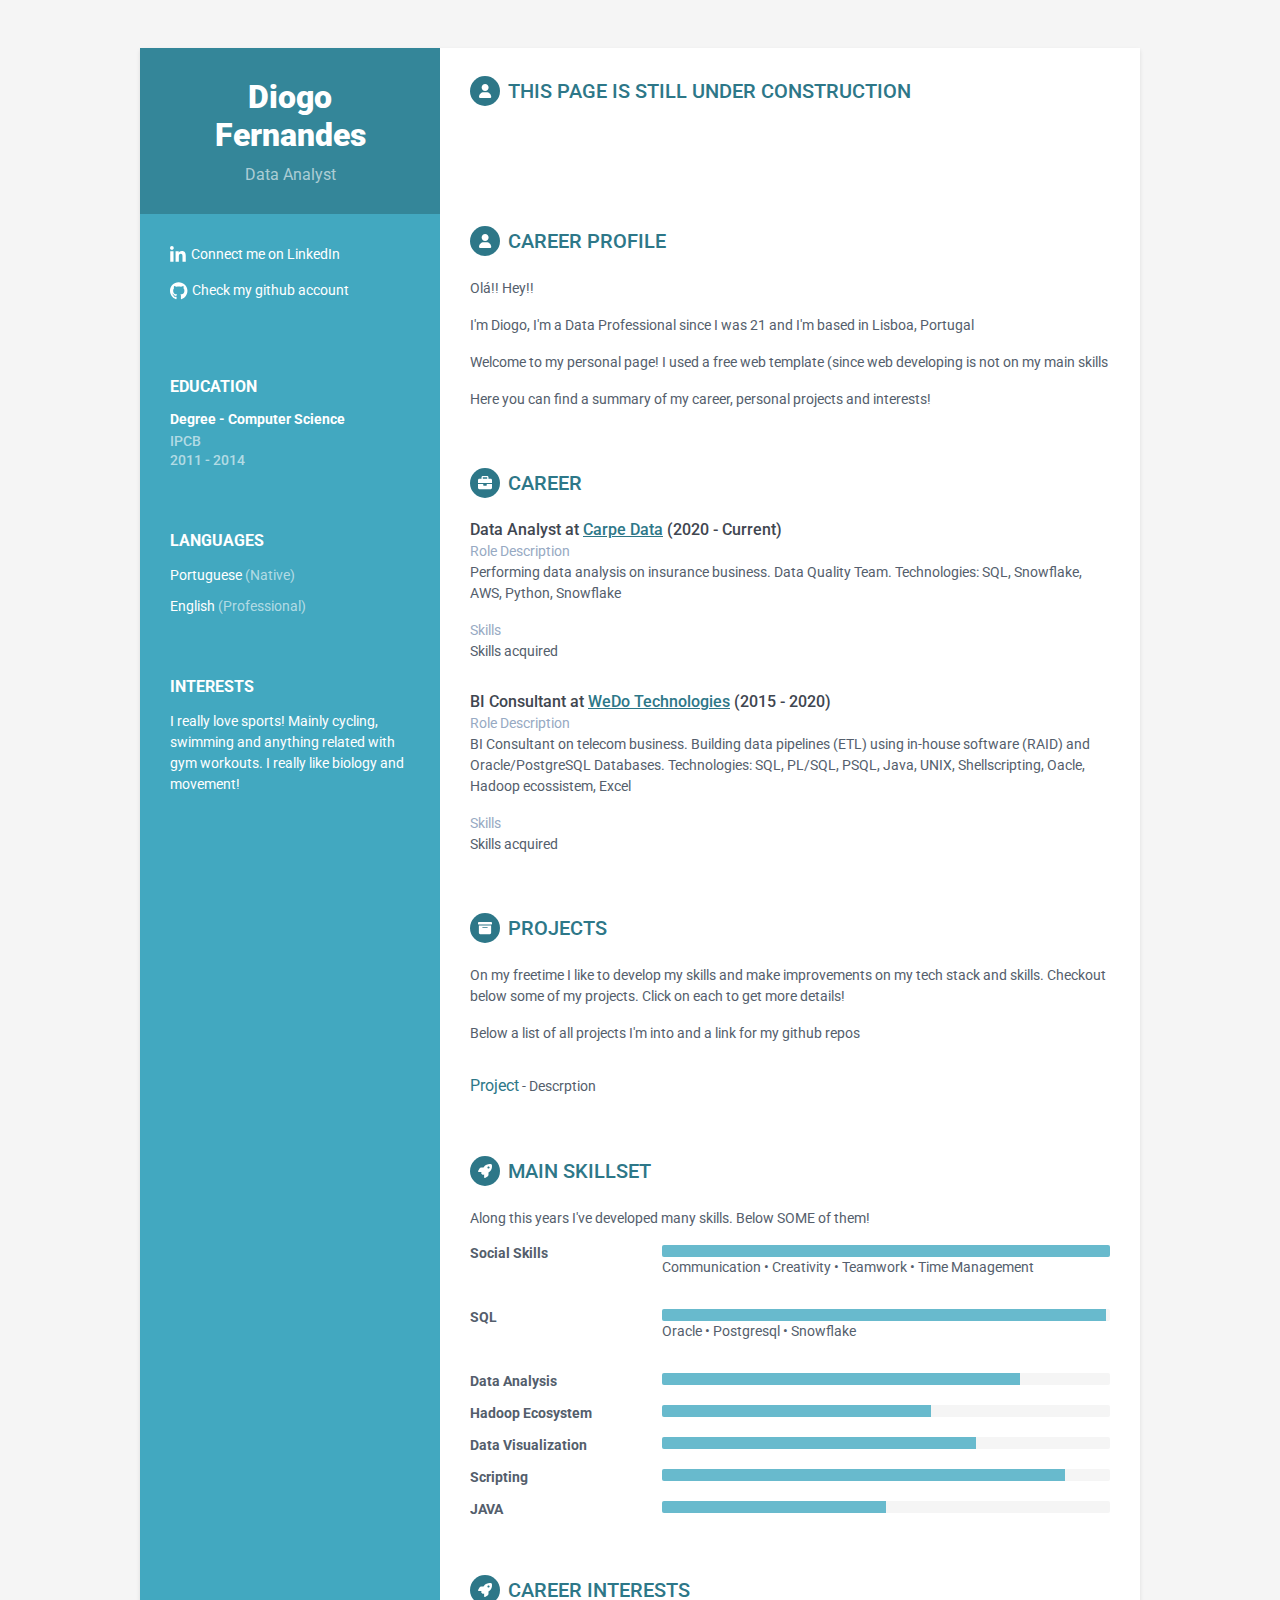
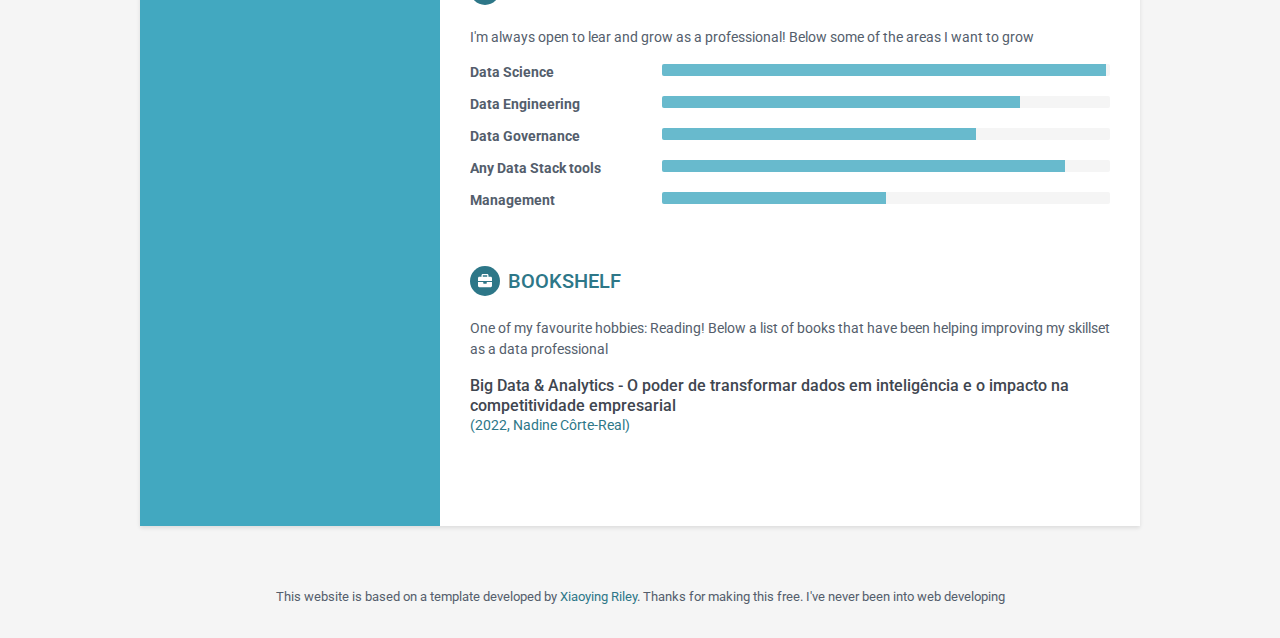
<file: index.html>
<!DOCTYPE html>
<html lang="en">
<head>
    <title>Diogo Fernandes Personal Page</title>

    <!-- Meta -->
    <meta charset="utf-8">
    <meta http-equiv="X-UA-Compatible" content="IE=edge">
    <meta name="viewport" content="width=device-width, initial-scale=1.0">
    <meta name="description"
          content="Responsive HTML5 Resume/CV Template for Developers">
    <meta name="author" content="Xiaoying Riley at 3rd Wave Media">
    <!-- Google Font -->
    <link href='https://fonts.googleapis.com/css?family=Roboto:400,500,400italic,300italic,300,500italic,700,700italic,900,900italic'
          rel='stylesheet' type='text/css'>
    <!-- FontAwesome JS-->
    <script defer src="assets/fontawesome/js/all.min.js"></script>
    <!-- Global CSS -->
    <link rel="stylesheet"
          href="assets/plugins/bootstrap/css/bootstrap.min.css">
    <!-- Theme CSS -->
    <link id="theme-style" rel="stylesheet" href="assets/css/orbit-1.css">
</head>

<body>
<div class="wrapper mt-lg-5">
    <div class="sidebar-wrapper">
        <div class="profile-container">
            <!--img class="profile" src="assets/images/profile.png" alt=""/-->
            <h1 class="name">Diogo Fernandes</h1>
            <h3 class="tagline">Data Analyst</h3>
        </div><!--//profile-container-->

        <div class="contact-container container-block">
            <ul class="list-unstyled contact-list">
                <!-- <li class="email"><i class="fa-solid fa-envelope"></i><a href="mailto: daff.93@email.com">Contact me by email</a></li> -->
                <li class="linkedin"><i class="fa-brands fa-linkedin-in"></i><a
                        href="https://pt.linkedin.com/in/dffernandes"
                        target="_blank">Connect me on LinkedIn</a></li>
                <li class="github"><i class="fa-brands fa-github"></i><a
                        href="https://github.com/dioguini" target="_blank">Check
                    my github account</a></li>
            </ul>
        </div><!--//contact-container-->

        <div class="education-container container-block">
            <h2 class="container-block-title">Education</h2>
            <div class="item">
                <h4 class="degree"><a
                        href="https://www.ipcb.pt/estcb/escola-superior-de-tecnologia"
                        target="_blank">Degree - Computer Science</a></h4>
                <h5 class="meta">IPCB</h5>
                <div class="time">2011 - 2014</div>
            </div><!--//item-->

        </div><!--//education-container-->

        <div class="languages-container container-block">
            <h2 class="container-block-title">Languages</h2>
            <ul class="list-unstyled interests-list">
                <li>Portuguese <span class="lang-desc">(Native)</span></li>
                <li>English <span class="lang-desc">(Professional)</span></li>
            </ul>
        </div><!--//interests-->

        <div class="interests-container container-block">
            <h2 class="container-block-title">Interests</h2>
            <ul class="list-unstyled interests-list">
                <li>I really love sports! Mainly cycling, swimming and anything
                    related with gym workouts. I really like biology and
                    movement!
                </li>
            </ul>
        </div><!--//interests-->

    </div><!--//sidebar-wrapper-->


    <div class="main-wrapper">

        <section class="section summary-section">
            <h2 class="section-title"><span class="icon-holder"><i
                    class="fa-solid fa-user"></i></span>this page is still under construction</h2>
        </section></div>



    <div class="main-wrapper">

        <section class="section summary-section">
            <h2 class="section-title"><span class="icon-holder"><i
                    class="fa-solid fa-user"></i></span>Career Profile</h2>
            <div class="summary">
                <p>Olá!! Hey!!</p>
                <p>I'm Diogo, I'm a Data Professional since I was 21 and I'm based in Lisboa, Portugal</p>
                <p>Welcome to my personal page! I used a free web template (since web developing is not on my main skills</p>
                <p>Here you can find a summary of my career, personal projects and interests!</p>
            </div><!--//summary-->
        </section><!--//section-->

        <section class="section experiences-section">
            <h2 class="section-title"><span class="icon-holder"><i
                    class="fa-solid fa-briefcase"></i></span>Career</h2>

            <div class="item">
                <div class="meta">
                    <div class="upper-row">
                        <h3 class="job-title">Data Analyst at <a
                                href="https://www.carpe.io/" target="_blank"><u>Carpe
                            Data</u></a> (2020 - Current)</h3>
                        <!--div class="time">2020 - Current</div-->
                    </div>
                    <!--div class="company">Carpe Data</div-->
                </div>
                <div class="time">Role Description</div>
                <div class="details">
                    <p>Performing data analysis on insurance business. Data
                        Quality Team.
                        Technologies: SQL, Snowflake, AWS, Python, Snowflake</p>

                </div>
                <div class="time">Skills</div>
                <div class="details">
                    <p>Skills acquired</p>
                </div><!--//details-->

            </div><!--//item-->

            <div class="item">
                <div class="meta">
                    <div class="upper-row">
                        <h3 class="job-title">BI Consultant at <a
                                href="https://www.mobileum.com/about/wedo-technologies-is-mobileum/"
                                target="_blank"><u>WeDo Technologies</u></a>
                            (2015 - 2020)
                        </h3>
                        <!--div class="time">2015 - 2020</div-->
                    </div><!--//upper-row-->
                    <!--div class="company">WeDo Technologies, Lisbon</div-->
                </div><!--//meta-->
                <div class="time">Role Description</div>
                <div class="details">
                    <p>BI Consultant on telecom business. Building data
                        pipelines (ETL) using in-house software (RAID) and
                        Oracle/PostgreSQL Databases.
                        Technologies: SQL, PL/SQL, PSQL, Java, UNIX,
                        Shellscripting, Oacle, Hadoop ecossistem, Excel</p>
                </div><!--//details-->
                <div class="time">Skills</div>
                <div class="details">
                    <p>Skills acquired</p>
                </div><!--//details-->
            </div><!--//item-->

        </section><!--//section-->

        <section class="section projects-section">
            <h2 class="section-title"><span class="icon-holder"><i
                    class="fa-solid fa-archive"></i></span>Projects</h2>
            <div class="intro">
                <p>On my freetime I like to develop my skills and make
                    improvements on my tech stack and skills. Checkout below
                    some of my projects. Click on each to get more details!</p>
                <p>Below a list of all projects I'm into and a link for my
                    github repos</p>
            </div><!--//intro-->
            <div class="item">
                <span class="project-title"><a
                        href="#"
                        target="_blank">Project</a></span> - <span
                    class="project-tagline">Descrption</span>

            </div><!--//item-->
        </section><!--//section-->

        <section class="skills-section section">
            <h2 class="section-title"><span class="icon-holder"><i
                    class="fa-solid fa-rocket"></i></span>Main Skillset</h2>
            <div class="intro"><p>Along this years I've developed many skills. Below SOME of them!</p></div>
            <!--//intro-->
            <div class="skillset">
                <div class="item">
                    <h3 class="level-title">Social Skills</h3>
                    <div class="progress level-bar"><div class="progress-bar theme-progress-bar" role="progressbar" style="width: 100%" aria-valuenow="98" aria-valuemin="0" aria-valuemax="100"></div></div>
                    <p>Communication • Creativity • Teamwork • Time Management</p>
                </div>
                <div class="item">
                    <h3 class="level-title">SQL</h3>
                    <div class="progress level-bar"><div class="progress-bar theme-progress-bar" role="progressbar" style="width: 99%" aria-valuenow="99" aria-valuemin="0" aria-valuemax="100"></div></div>
                    <p>Oracle • Postgresql • Snowflake</p>
                </div>
                <div class="item">
                    <h3 class="level-title">Data Analysis</h3>
                    <div class="progress level-bar"><div class="progress-bar theme-progress-bar" role="progressbar" style="width: 80%" aria-valuenow="98" aria-valuemin="0" aria-valuemax="100"></div></div>
                </div>
                <div class="item">
                    <h3 class="level-title">Hadoop Ecosystem</h3>
                    <div class="progress level-bar"><div class="progress-bar theme-progress-bar" role="progressbar" style="width: 60%" aria-valuenow="98" aria-valuemin="0" aria-valuemax="100"></div></div>
                </div>

                <div class="item">
                    <h3 class="level-title">Data Visualization</h3>
                    <div class="progress level-bar"><div class="progress-bar theme-progress-bar" role="progressbar" style="width: 70%" aria-valuenow="98" aria-valuemin="0" aria-valuemax="100"></div></div>
                </div>
                <div class="item">
                    <h3 class="level-title">Scripting</h3>
                    <div class="progress level-bar"><div class="progress-bar theme-progress-bar" role="progressbar" style="width: 90%" aria-valuenow="98" aria-valuemin="0" aria-valuemax="100"></div></div>
                </div>
                <div class="item">
                    <h3 class="level-title">JAVA</h3>
                    <div class="progress level-bar"><div class="progress-bar theme-progress-bar" role="progressbar" style="width: 50%" aria-valuenow="98" aria-valuemin="0" aria-valuemax="100"></div></div>
                </div>

            </div>
        </section>


        <section class="skills-section section">
            <h2 class="section-title"><span class="icon-holder"><i
                    class="fa-solid fa-rocket"></i></span>Career Interests</h2>
            <div class="intro"><p>I'm always open to lear and grow as a
                professional! Below some of the areas I want to grow</p></div>
            <!--//intro-->
            <div class="skillset">
                <div class="item">
                    <h3 class="level-title">Data Science</h3>
                    <div class="progress level-bar"><div class="progress-bar theme-progress-bar" role="progressbar" style="width: 99%" aria-valuenow="99" aria-valuemin="0" aria-valuemax="100"></div></div>
                </div><!--//item-->
                <div class="item">
                    <h3 class="level-title">Data Engineering</h3>
                    <div class="progress level-bar"><div class="progress-bar theme-progress-bar" role="progressbar" style="width: 80%" aria-valuenow="98" aria-valuemin="0" aria-valuemax="100"></div></div>
                </div>
                <div class="item">
                    <h3 class="level-title">Data Governance</h3>
                    <div class="progress level-bar"><div class="progress-bar theme-progress-bar" role="progressbar" style="width: 70%" aria-valuenow="98" aria-valuemin="0" aria-valuemax="100"></div></div>
                </div>
                <div class="item">
                    <h3 class="level-title">Any Data Stack tools</h3>
                    <div class="progress level-bar"><div class="progress-bar theme-progress-bar" role="progressbar" style="width: 90%" aria-valuenow="98" aria-valuemin="0" aria-valuemax="100"></div></div>
                </div>
                <div class="item">
                    <h3 class="level-title">Management</h3>
                    <div class="progress level-bar"><div class="progress-bar theme-progress-bar" role="progressbar" style="width: 50%" aria-valuenow="98" aria-valuemin="0" aria-valuemax="100"></div></div>
                </div>
            </div>
        </section>

        <section class="section experiences-section">
            <h2 class="section-title"><span class="icon-holder"><i
                    class="fa-solid fa-briefcase"></i></span>Bookshelf</h2>
            <p>One of my favourite hobbies: Reading! Below a list of books that
                have been helping improving my skillset as a data
                professional</p>
            <div class="item">
                <div class="meta">
                    <div class="upper-row">
                        <h3 class="job-title">Big Data & Analytics - O poder de
                            transformar dados em inteligência e o impacto na
                            competitividade empresarial</h3>
                        <div class="time"><a
                                href="https://www.wook.pt/livro/big-data-e-analytics-nadine-corte-real/27370410"
                                target="_blank">(2022, Nadine Côrte-Real)</a>
                        </div>
                    </div>

                </div>

        </section><!--//section-->

    </div><!--//main-body-->
</div>

<footer class="footer">
    <div class="text-center">
        <!--/* This template is free as long as you keep the footer attribution link. If you'd like to use the template without the attribution link, you can buy the commercial license via our website: themes.3rdwavemedia.com Thank you for your support. :) */-->
        <small class="copyright">This website is based on a template developed
            by <a href="http://themes.3rdwavemedia.com" target="_blank">Xiaoying
                Riley</a>. Thanks for making this free. I've never been into web
            developing</small>
    </div><!--//container-->
</footer><!--//footer-->

</body>
</html>
</file>
<file: assets/css/orbit-1.css>
/*! 
 * Template Name: Orbit - Bootstrap 5 Resume/CV Template for Developers
 * Version: Bootstrap 5 v2.0
 * Author: Xiaoying Riley
 * Copyright: 3rd Wave Media
 * Twitter: @3rdwave_themes
 * Website: http://themes.3rdwavemedia.com/
*/
body {
  font-family: "Roboto", sans-serif;
  color: #545E6C;
  background: #f5f5f5;
  font-size: 14px;
  -webkit-font-smoothing: antialiased;
  -moz-osx-font-smoothing: grayscale;
}

h1, h2, h3, h4, h5, h6 {
  font-weight: 700;
}

a {
  color: #2d7788;
  text-decoration: none;
}
a:hover {
  text-decoration: underline;
  color: #1a454f;
  -webkit-transition: all 0.4s ease-in-out;
  -moz-transition: all 0.4s ease-in-out;
  -ms-transition: all 0.4s ease-in-out;
  -o-transition: all 0.4s ease-in-out;
}
a:focus {
  text-decoration: none;
}

p {
  line-height: 1.5;
}

.wrapper {
  background: #42A8C0;
  max-width: 1000px;
  margin: 0 auto;
  position: relative;
  box-shadow: 0px 2px 4px rgba(0, 0, 0, 0.1);
}

.sidebar-wrapper {
  background: #42A8C0;
  position: absolute;
  left: 0;
  width: 300px;
  height: 100%;
  min-height: 800px;
  color: #fff;
}
.sidebar-wrapper a {
  color: #fff;
}
.sidebar-wrapper .profile-container {
  padding: 30px;
  background: rgba(0, 0, 0, 0.2);
  text-align: center;
  color: #fff;
}
.sidebar-wrapper .name {
  font-size: 32px;
  font-weight: 900;
  margin-top: 0;
  margin-bottom: 10px;
}
.sidebar-wrapper .tagline {
  color: rgba(255, 255, 255, 0.6);
  font-size: 16px;
  font-weight: 400;
  margin-top: 0;
  margin-bottom: 0;
}
.sidebar-wrapper .profile {
  margin-bottom: 15px;
}
.sidebar-wrapper .contact-list .svg-inline--fa {
  margin-right: 5px;
  font-size: 18px;
  vertical-align: middle;
}
.sidebar-wrapper .contact-list li {
  margin-bottom: 15px;
}
.sidebar-wrapper .contact-list li:last-child {
  margin-bottom: 0;
}
.sidebar-wrapper .contact-list .email .svg-inline--fa {
  font-size: 14px;
}
.sidebar-wrapper .container-block {
  padding: 30px;
}
.sidebar-wrapper .container-block-title {
  text-transform: uppercase;
  font-size: 16px;
  font-weight: 700;
  margin-top: 0;
  margin-bottom: 15px;
}
.sidebar-wrapper .degree {
  font-size: 14px;
  margin-top: 0;
  margin-bottom: 5px;
}
.sidebar-wrapper .education-container .item {
  margin-bottom: 15px;
}
.sidebar-wrapper .education-container .item:last-child {
  margin-bottom: 0;
}
.sidebar-wrapper .education-container .meta {
  color: rgba(255, 255, 255, 0.6);
  font-weight: 500;
  margin-bottom: 0px;
  margin-top: 0;
  font-size: 14px;
}
.sidebar-wrapper .education-container .time {
  color: rgba(255, 255, 255, 0.6);
  font-weight: 500;
  margin-bottom: 0px;
}
.sidebar-wrapper .languages-container .lang-desc {
  color: rgba(255, 255, 255, 0.6);
}
.sidebar-wrapper .languages-list {
  margin-bottom: 0;
}
.sidebar-wrapper .languages-list li {
  margin-bottom: 10px;
}
.sidebar-wrapper .languages-list li:last-child {
  margin-bottom: 0;
}
.sidebar-wrapper .interests-list {
  margin-bottom: 0;
}
.sidebar-wrapper .interests-list li {
  margin-bottom: 10px;
}
.sidebar-wrapper .interests-list li:last-child {
  margin-bottom: 0;
}

.main-wrapper {
  background: #fff;
  padding: 30px;
  padding-left: 330px;
}
.main-wrapper .section-title {
  text-transform: uppercase;
  font-size: 20px;
  font-weight: 500;
  color: #2d7788;
  position: relative;
  margin-top: 0;
  margin-bottom: 20px;
}
.main-wrapper .section-title .icon-holder {
  width: 30px;
  height: 30px;
  margin-right: 8px;
  display: inline-block;
  color: #fff;
  border-radius: 50%;
  -moz-background-clip: padding;
  -webkit-background-clip: padding-box;
  background-clip: padding-box;
  background: #2d7788;
  text-align: center;
  font-size: 16px;
  position: relative;
  top: -2px;
  padding-top: 2px;
}
.main-wrapper .section-title .icon-holder .svg-inline--fa {
  font-size: 14px;
  margin-top: 6px;
}
.main-wrapper .section {
  margin-bottom: 60px;
}
.main-wrapper .experiences-section .item {
  margin-bottom: 30px;
}
.main-wrapper .upper-row {
  position: relative;
  overflow: hidden;
  margin-bottom: 2px;
}
.main-wrapper .job-title {
  color: #3F4650;
  font-size: 16px;
  margin-top: 0;
  margin-bottom: 0;
  font-weight: 500;
}
.main-wrapper .time {
  position: center;
  left: 40px;
  top: 0;
  color: #97AAC3;
}
.main-wrapper .company {
  margin-bottom: 10px;
  color: #97AAC3;
}
.main-wrapper .project-title {
  font-size: 16px;
  font-weight: 400;
  margin-top: 0;
  margin-bottom: 5px;
}
.main-wrapper .projects-section .intro {
  margin-bottom: 30px;
}
.main-wrapper .projects-section .item {
  margin-bottom: 15px;
}

.skillset .item {
  margin-bottom: 15px;
  overflow: hidden;
}
.skillset .level-title {
  font-size: 14px;
  margin-top: 0;
  margin-bottom: 12px;
}
.skillset .level-bar {
  height: 12px;
  background: #f5f5f5;
  border-radius: 2px;
  -moz-background-clip: padding;
  -webkit-background-clip: padding-box;
  background-clip: padding-box;
}
.skillset .theme-progress-bar {
  background: #68bacd;
}

.footer {
  padding: 30px;
  padding-top: 60px;
}
.footer .copyright {
  line-height: 1.6;
  color: #545E6C;
  font-size: 13px;
}
.footer .fa-heart {
  color: #fb866a;
}

@media (max-width: 767.98px) {
  .sidebar-wrapper {
    position: static;
    width: inherit;
  }

  .main-wrapper {
    padding: 30px;
  }

  .main-wrapper .time {
    position: static;
    display: block;
    margin-top: 5px;
  }

  .main-wrapper .upper-row {
    margin-bottom: 0;
  }
}
@media (min-width: 992px) {
  .skillset .level-title {
    display: inline-block;
    float: left;
    width: 30%;
    margin-bottom: 0;
  }
}
</file>
